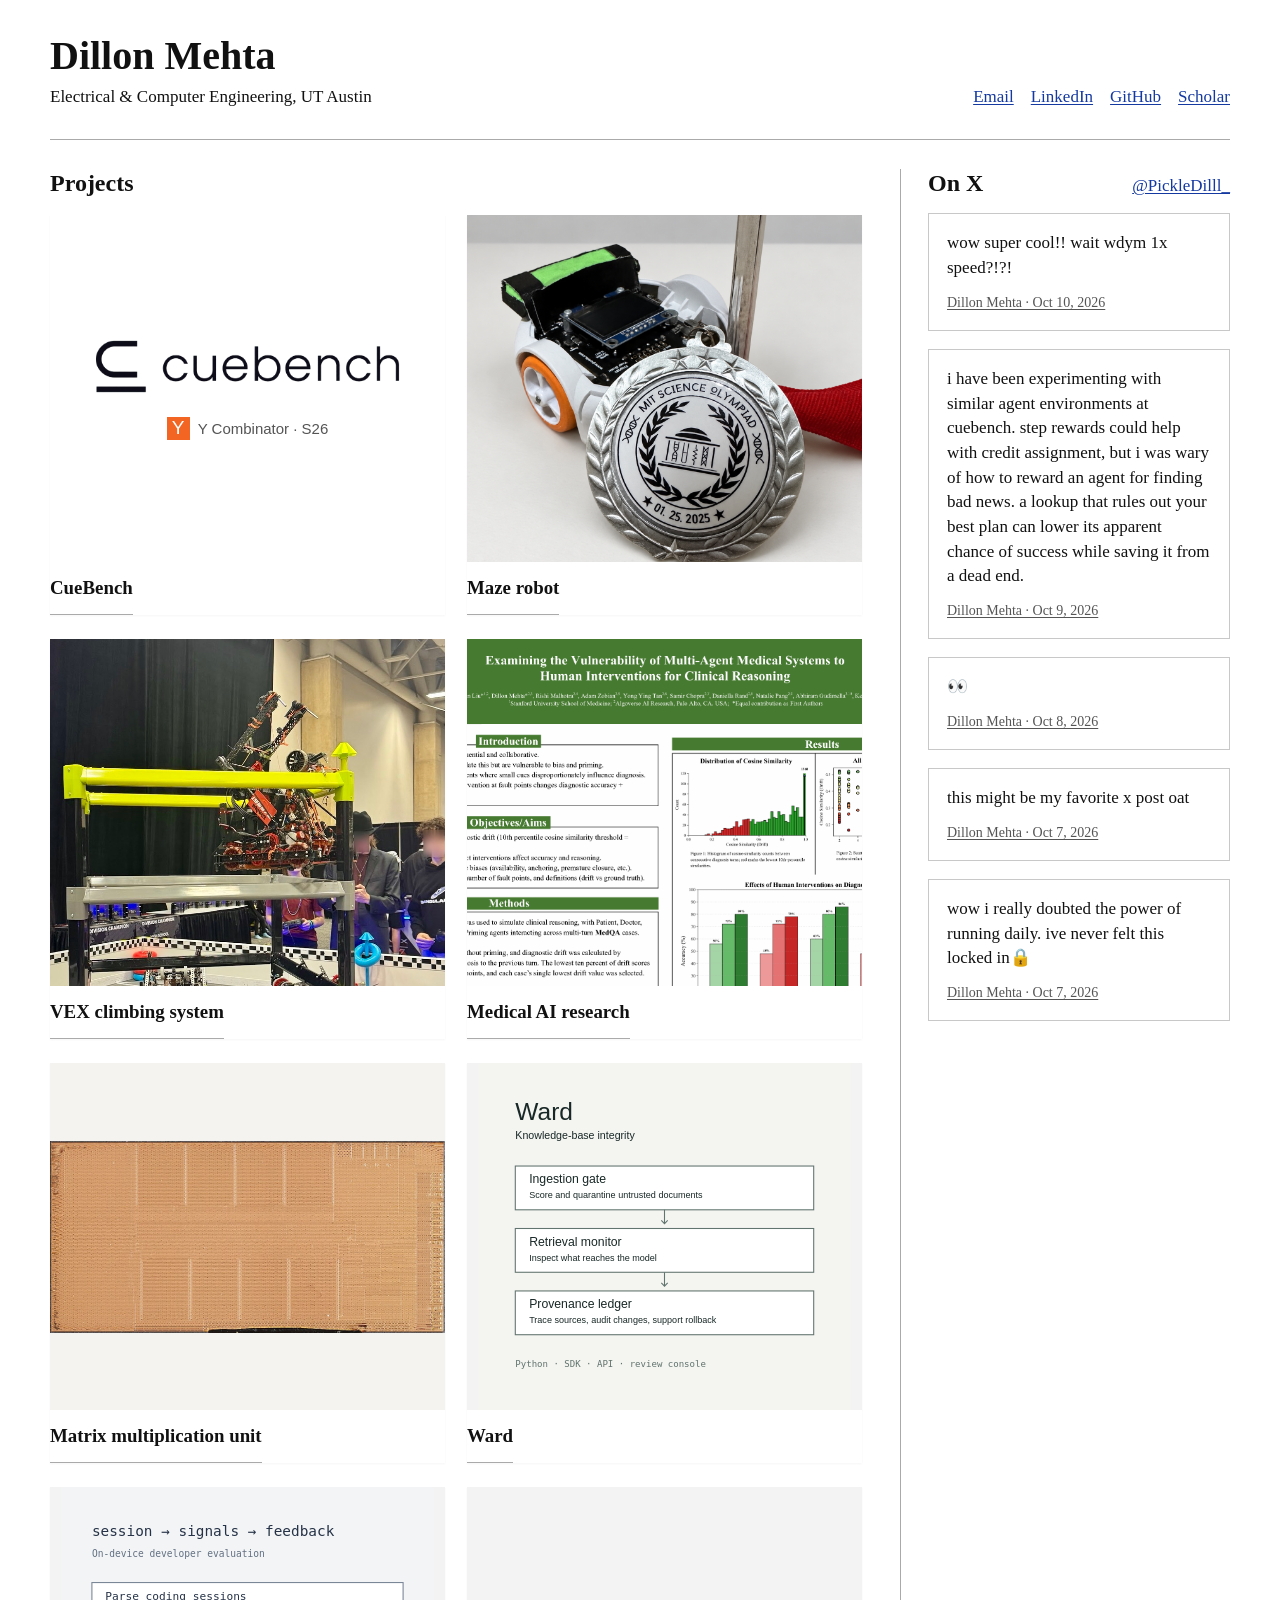
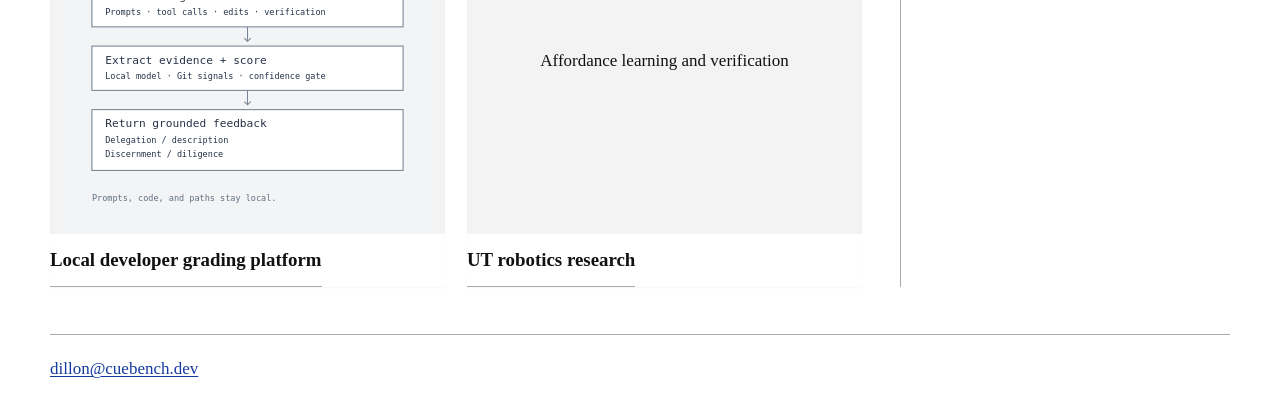
<file: index.html>
<!doctype html>
<html lang="en">
<head>
  <meta charset="utf-8">
  <meta name="viewport" content="width=device-width, initial-scale=1">
  <meta name="description" content="Dillon Mehta's projects in robotics, AI, and hardware.">
  <link rel="icon" type="image/svg+xml" href="data:image/svg+xml,%3Csvg xmlns='http://www.w3.org/2000/svg' viewBox='0 0 64 64'%3E%3Crect width='64' height='64' fill='white'/%3E%3Ctext x='32' y='45' text-anchor='middle' font-family='Times New Roman,serif' font-size='42' font-weight='bold' fill='black'%3ED%3C/text%3E%3C/svg%3E">
  <title>Dillon Mehta</title>
  <link rel="stylesheet" href="home.css">
  <link rel="stylesheet" href="x-feed.css?v=profile-timeline-2">
</head>
<body>
  <a class="skip-link" href="#projects">Skip to projects</a>
  <div class="site-shell">
    <header class="site-header">
      <div>
        <h1>Dillon Mehta</h1>
        <p>Electrical &amp; Computer Engineering, UT Austin</p>
      </div>
      <nav aria-label="Profiles">
        <a href="mailto:dillon@cuebench.dev">Email</a>
        <a href="https://www.linkedin.com/in/dillon-mehta/">LinkedIn</a>
        <a href="https://github.com/DillonMehta">GitHub</a>
        <a href="https://scholar.google.com/citations?user=tNUbaMQAAAAJ&amp;hl=en">Scholar</a>
      </nav>
    </header>

    <div class="site-columns">
      <main id="projects">
        <h2>Projects</h2>
        <div class="project-grid">
          <article class="project-card" data-project>
            <div class="card-inner">
              <button class="card-face card-front" type="button" aria-label="Flip CueBench to read about the project" aria-expanded="false">
                <span class="card-photo card-photo--logo"><img src="assets/cuebench-wordmark.png" alt="CueBench wordmark"><span class="yc-batch"><span class="yc-mark">Y</span> Y Combinator · S26</span></span>
                <span class="card-caption"><strong>CueBench</strong></span>
              </button>
              <div class="card-face card-back" aria-hidden="true" inert>
                <h3>CueBench</h3>
                <p><b>What I did.</b> Co-founded a YC S26 company building reinforcement-learning environments and deterministic verifiers for AI models. Our work includes PerfGym and Quantum Hamiltonian Bench.</p>
                <div class="card-actions"><a href="https://www.ycombinator.com/companies/cuebench">CueBench at YC</a><button class="card-return" type="button">Back to photo</button></div>
              </div>
            </div>
          </article>

          <article class="project-card" data-project>
            <div class="card-inner">
              <button class="card-face card-front" type="button" aria-label="Flip maze robot to read about the project" aria-expanded="false">
                <span class="card-photo"><img src="assets/maze-robot-clean.png" alt="Maze robot and MIT Science Olympiad medal on a plain tabletop"></span>
                <span class="card-caption"><strong>Maze robot</strong></span>
              </button>
              <div class="card-face card-back" aria-hidden="true" inert>
                <h3>Maze robot</h3>
                <p><b>What I did.</b> Designed and soldered the PCB, built the shell, and wrote C++ motion control using encoder and IMU feedback for timed maze navigation. Across three hardware iterations, the robot earned seven medals.</p>
                <div class="card-actions"><a href="maze-robot.html">Code, circuits, and build</a><button class="card-return" type="button">Back to photo</button></div>
              </div>
            </div>
          </article>

          <article class="project-card" data-project>
            <div class="card-inner">
              <button class="card-face card-front" type="button" aria-label="Flip VEX climbing system to read about the project" aria-expanded="false">
                <span class="card-photo card-photo--vex"><img src="assets/vex-climb.jpg" alt="My VEX robot hanging from the third rung"></span>
                <span class="card-caption"><strong>VEX climbing system</strong></span>
              </button>
              <div class="card-face card-back" aria-hidden="true" inert>
                <h3>VEX climbing system</h3>
                <p><b>What I did.</b> Designed the hang, drivetrain-to-winch power sharing, and odometry hardware. At Worlds, the robot reached the third rung in under 12 seconds and scored a ring. My teammates wrote the VEX software.</p>
                <div class="card-actions"><a href="vex-robotics.html">Mechanisms and CAD</a><button class="card-return" type="button">Back to photo</button></div>
              </div>
            </div>
          </article>

          <article class="project-card" data-project>
            <div class="card-inner">
              <button class="card-face card-front" type="button" aria-label="Flip medical AI research to read about the project" aria-expanded="false">
                <span class="card-photo card-photo--poster"><img src="assets/research-poster.png" alt="Poster for multi-agent medical AI research"></span>
                <span class="card-caption"><strong>Medical AI research</strong></span>
              </button>
              <div class="card-face card-back" aria-hidden="true" inert>
                <h3>Medical AI research</h3>
                <p><b>What I did.</b> Built the base multi-agent diagnostic simulation and directed ablations testing how outside advice and bias affect decisions.</p>
                <div class="card-actions"><a href="medical-ai.html">Results and paper</a><button class="card-return" type="button">Back to photo</button></div>
              </div>
            </div>
          </article>

          <article class="project-card" data-project>
            <div class="card-inner">
              <button class="card-face card-front" type="button" aria-label="Flip matrix multiplication unit to read its status" aria-expanded="false">
                <span class="card-photo card-photo--chip"><img src="assets/chip-die-reference.jpg" alt="Reference photograph of an Intel CPU die, not my unfinished matrix multiplication unit"></span>
                <span class="card-caption"><strong>Matrix multiplication unit</strong></span>
              </button>
              <div class="card-face card-back" aria-hidden="true" inert>
                <h3>Matrix multiplication unit</h3>
                <p><b>Learning phase.</b> I am learning chip design and design verification while working toward my own matrix multiplication unit.</p>
                <p>I have not finished the build. Come back to see what I make.</p>
                <p class="image-credit">Reference CPU die photo, not my chip. <a href="https://commons.wikimedia.org/wiki/File:Intel@14nm@Cypress_Cove@Rocket_Lake-S@Core_i5-11400@SRKP0_DSCx04_top-metal@makro_(51195700572).jpg">Fritzchens Fritz · CC0</a></p>
                <div class="card-actions"><button class="card-return" type="button">Back to photo</button></div>
              </div>
            </div>
          </article>

          <article class="project-card" data-project>
            <div class="card-inner">
              <button class="card-face card-front" type="button" aria-label="Flip Ward to read about the project" aria-expanded="false">
                <span class="card-photo card-photo--diagram"><img src="assets/ward-pipeline.svg" alt="Ward's ingestion gate, retrieval monitor, and provenance ledger"></span>
                <span class="card-caption"><strong>Ward</strong></span>
              </button>
              <div class="card-face card-back" aria-hidden="true" inert>
                <h3>Ward</h3>
                <p><b>What I did.</b> Built an integrity layer for retrieval-augmented AI: a document ingestion gate, a retrieval monitor, and a tamper-evident provenance ledger, with an SDK and review console.</p>
                <div class="card-actions"><button class="card-return" type="button">Back to diagram</button></div>
              </div>
            </div>
          </article>

          <article class="project-card" data-project>
            <div class="card-inner">
              <button class="card-face card-front" type="button" aria-label="Flip local developer grading platform to read about the project" aria-expanded="false">
                <span class="card-photo card-photo--diagram"><img src="assets/developer-grading.svg" alt="Local scoring pipeline for AI-assisted development sessions"></span>
                <span class="card-caption"><strong>Local developer grading platform</strong></span>
              </button>
              <div class="card-face card-back" aria-hidden="true" inert>
                <h3>Local developer grading platform</h3>
                <p><b>What I did.</b> Built an on-device system that parses AI coding sessions, combines learned scores with Git and verification signals, and gives feedback on how the developer used the agent. A Rust implementation supports several coding tools, with privacy checks to keep prompts, code, and file paths local.</p>
                <div class="card-actions"><button class="card-return" type="button">Back to diagram</button></div>
              </div>
            </div>
          </article>

          <article class="project-card" data-project>
            <div class="card-inner">
              <button class="card-face card-front" type="button" aria-label="Flip UT robotics research to read what I am working on" aria-expanded="false">
                <span class="card-photo">Affordance learning and verification</span>
                <span class="card-caption"><strong>UT robotics research</strong></span>
              </button>
              <div class="card-face card-back" aria-hidden="true" inert>
                <h3>UT robotics research</h3>
                <p><b>What I am doing.</b> At UT Austin’s Autonomous Systems Group, I am researching how robots test objects’ affordances. My current design connects functional memory to a vision-language-action policy and verifies physical outcomes before updating beliefs.</p>
                <div class="card-actions"><a href="ut-research.html">Architecture and verification</a><button class="card-return" type="button">Back to overview</button></div>
              </div>
            </div>
          </article>
        </div>
      </main>

      <aside class="x-column" aria-labelledby="x-title">
        <div class="x-column__head"><h2 id="x-title">On X</h2><a href="https://x.com/PickleDilll_">@PickleDilll_</a></div>
        <div data-x-posts><a href="https://x.com/PickleDilll_">Posts by @PickleDilll_</a></div>
      </aside>
    </div>

    <footer class="site-footer"><a href="mailto:dillon@cuebench.dev">dillon@cuebench.dev</a></footer>
  </div>
  <div id="card-motors" aria-hidden="true" hidden>
    <div class="card-motor card-motor--left"><img src="assets/demo-servo.png" alt=""><span class="motor-shaft"></span><span class="motor-coupler"></span></div>
    <div class="card-motor card-support"><span class="shaft-bearing"><span class="bearing-bolt"></span></span><span class="motor-shaft"></span><span class="motor-coupler"></span></div>
  </div>
  <script src="site.js" defer></script>
  <script src="x-feed.js?v=profile-timeline-20261110" defer></script>
</body>
</html>
</file>
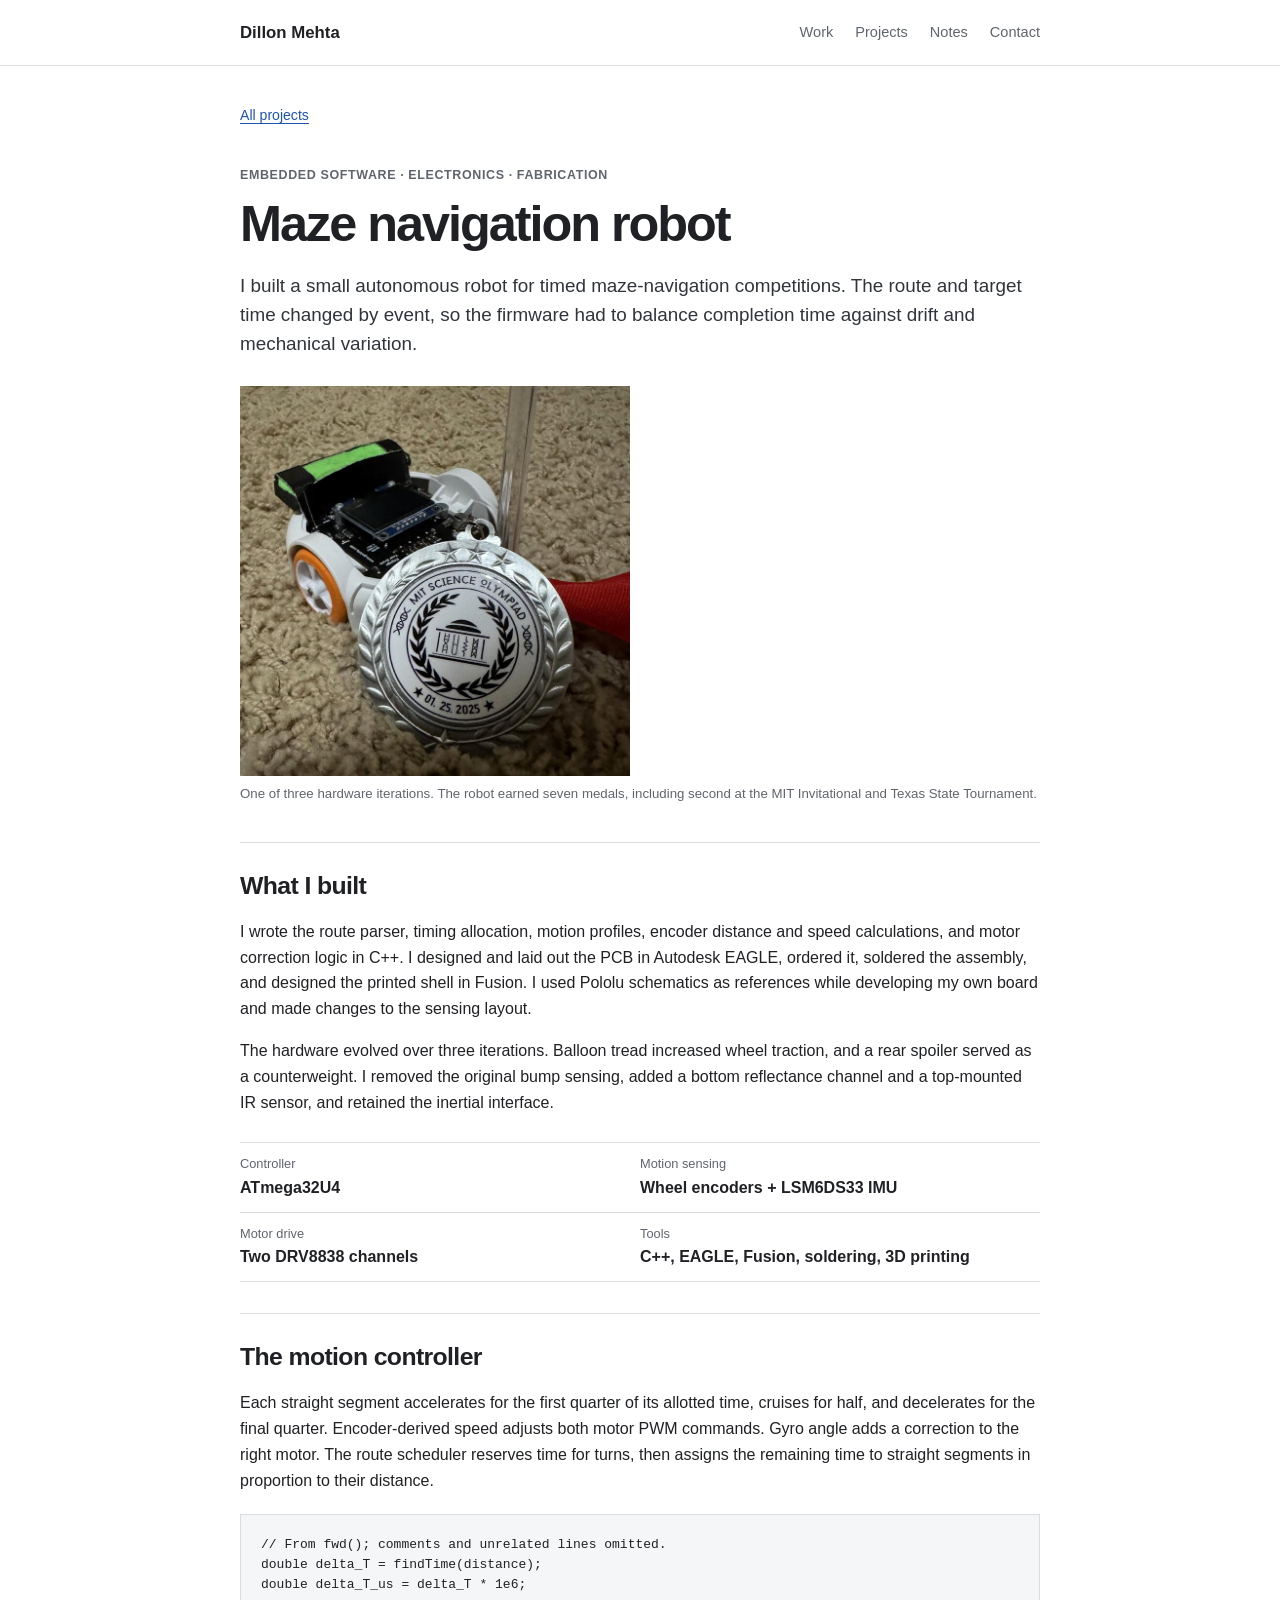
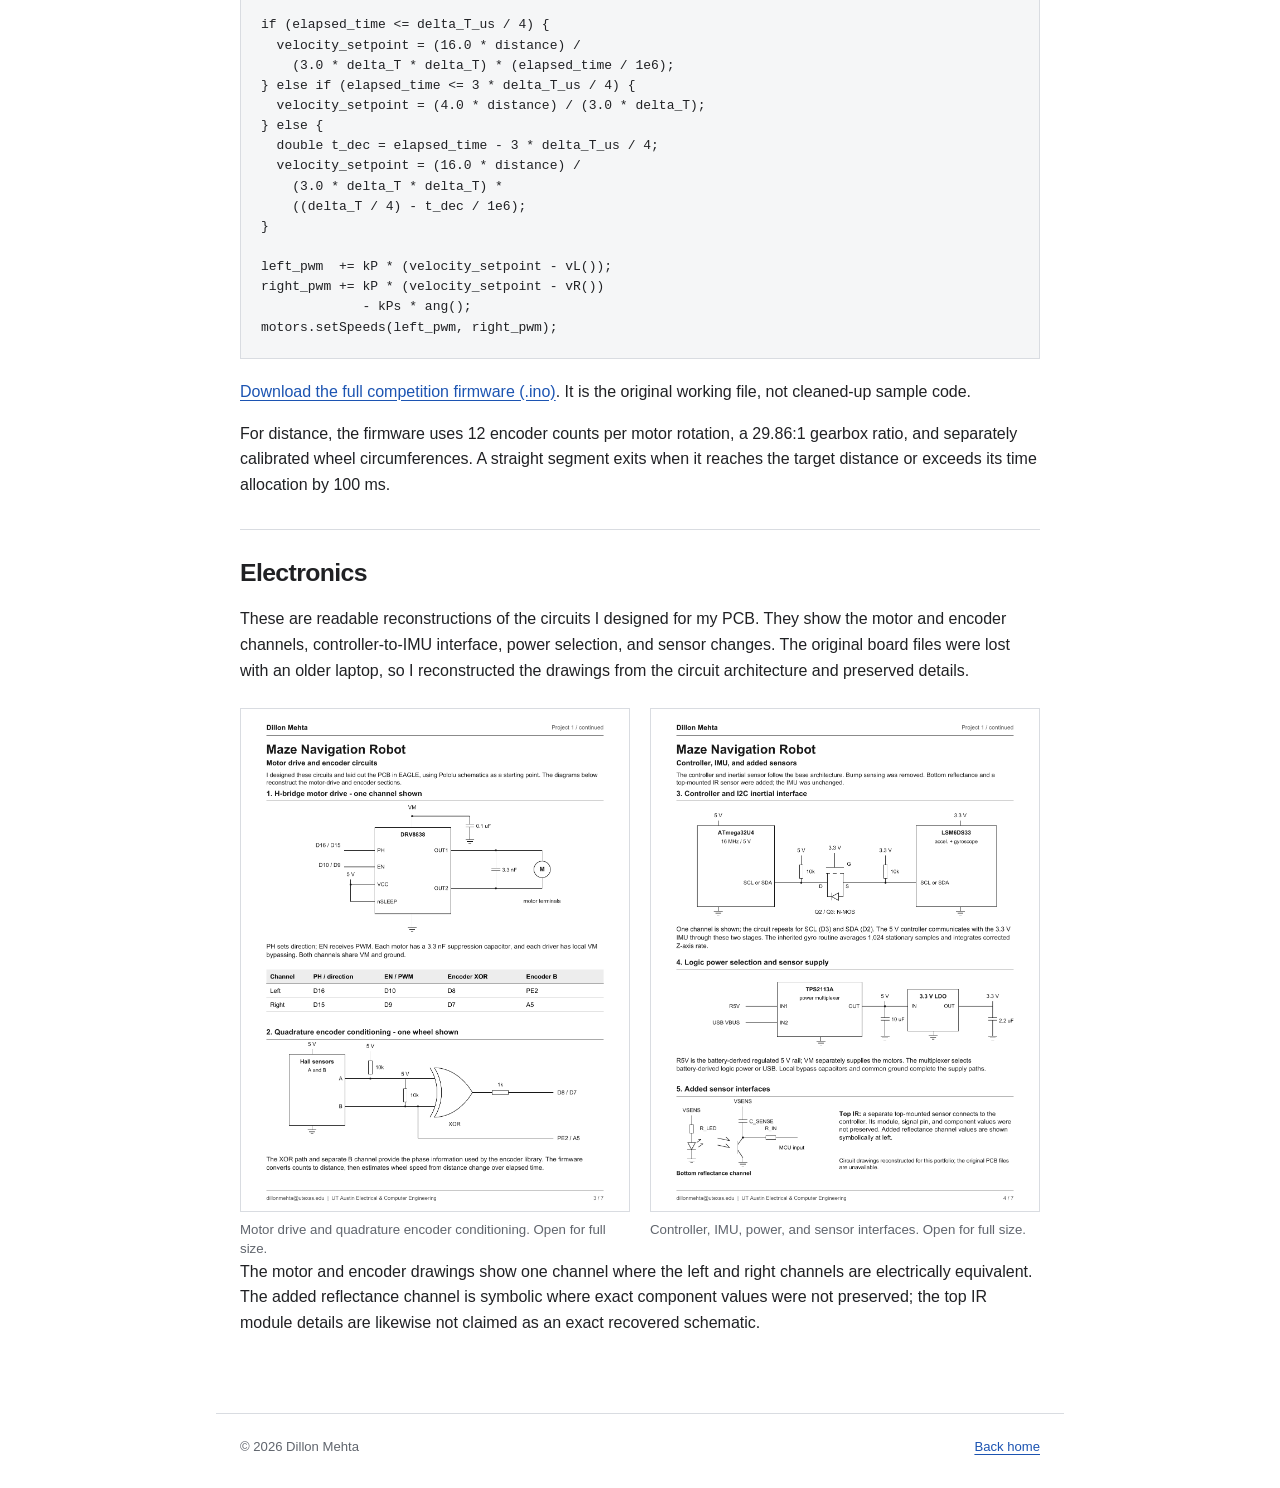
<file: maze-robot.html>
<!doctype html>
<html lang="en">
<head>
  <meta charset="utf-8"><meta name="viewport" content="width=device-width, initial-scale=1">
  <meta name="description" content="Dillon Mehta's maze navigation robot: C++ motion control, encoder and IMU feedback, custom electronics, and fabrication.">
  <link rel="icon" type="image/svg+xml" href="data:image/svg+xml,%3Csvg xmlns='http://www.w3.org/2000/svg' viewBox='0 0 64 64'%3E%3Crect width='64' height='64' rx='12' fill='%231c54b2'/%3E%3Ctext x='32' y='43' text-anchor='middle' font-family='Arial,sans-serif' font-size='30' font-weight='700' fill='white'%3EDM%3C/text%3E%3C/svg%3E">
  <title>Maze navigation robot · Dillon Mehta</title><link rel="stylesheet" href="styles.css">
</head>
<body>
  <a class="skip-link" href="#main">Skip to content</a>
  <header class="site-header"><div class="site-header__inner"><a class="site-name" href="./">Dillon Mehta</a><nav aria-label="Main navigation"><a href="./#work">Work</a><a href="./#projects">Projects</a><a href="./#notes">Notes</a><a href="./#contact">Contact</a></nav></div></header>
  <main id="main" class="page article">
    <a class="back-link" href="./#projects">All projects</a>
    <p class="eyebrow">Embedded software · Electronics · Fabrication</p>
    <h1>Maze navigation robot</h1>
    <p class="article-lead">I built a small autonomous robot for timed maze-navigation competitions. The route and target time changed by event, so the firmware had to balance completion time against drift and mechanical variation.</p>
    <figure class="article-hero"><img src="assets/maze-robot.jpg" alt="The completed maze-navigation robot with an MIT Science Olympiad medal"><figcaption>One of three hardware iterations. The robot earned seven medals, including second at the MIT Invitational and Texas State Tournament.</figcaption></figure>

    <section class="article-section"><h2>What I built</h2>
      <p>I wrote the route parser, timing allocation, motion profiles, encoder distance and speed calculations, and motor correction logic in C++. I designed and laid out the PCB in Autodesk EAGLE, ordered it, soldered the assembly, and designed the printed shell in Fusion. I used Pololu schematics as references while developing my own board and made changes to the sensing layout.</p>
      <p>The hardware evolved over three iterations. Balloon tread increased wheel traction, and a rear spoiler served as a counterweight. I removed the original bump sensing, added a bottom reflectance channel and a top-mounted IR sensor, and retained the inertial interface.</p>
      <dl class="facts"><div><dt>Controller</dt><dd>ATmega32U4</dd></div><div><dt>Motion sensing</dt><dd>Wheel encoders + LSM6DS33 IMU</dd></div><div><dt>Motor drive</dt><dd>Two DRV8838 channels</dd></div><div><dt>Tools</dt><dd>C++, EAGLE, Fusion, soldering, 3D printing</dd></div></dl>
    </section>

    <section class="article-section"><h2>The motion controller</h2>
      <p>Each straight segment accelerates for the first quarter of its allotted time, cruises for half, and decelerates for the final quarter. Encoder-derived speed adjusts both motor PWM commands. Gyro angle adds a correction to the right motor. The route scheduler reserves time for turns, then assigns the remaining time to straight segments in proportion to their distance.</p>
      <pre class="code"><code>// From fwd(); comments and unrelated lines omitted.
double delta_T = findTime(distance);
double delta_T_us = delta_T * 1e6;

if (elapsed_time &lt;= delta_T_us / 4) {
  velocity_setpoint = (16.0 * distance) /
    (3.0 * delta_T * delta_T) * (elapsed_time / 1e6);
} else if (elapsed_time &lt;= 3 * delta_T_us / 4) {
  velocity_setpoint = (4.0 * distance) / (3.0 * delta_T);
} else {
  double t_dec = elapsed_time - 3 * delta_T_us / 4;
  velocity_setpoint = (16.0 * distance) /
    (3.0 * delta_T * delta_T) *
    ((delta_T / 4) - t_dec / 1e6);
}

left_pwm  += kP * (velocity_setpoint - vL());
right_pwm += kP * (velocity_setpoint - vR())
             - kPs * ang();
motors.setSpeeds(left_pwm, right_pwm);</code></pre>
      <p><a href="assets/maze-control.ino" download>Download the full competition firmware (.ino)</a>. It is the original working file, not cleaned-up sample code.</p>
      <p>For distance, the firmware uses 12 encoder counts per motor rotation, a 29.86:1 gearbox ratio, and separately calibrated wheel circumferences. A straight segment exits when it reaches the target distance or exceeds its time allocation by 100 ms.</p>
    </section>

    <section class="article-section"><h2>Electronics</h2>
      <p>These are readable reconstructions of the circuits I designed for my PCB. They show the motor and encoder channels, controller-to-IMU interface, power selection, and sensor changes. The original board files were lost with an older laptop, so I reconstructed the drawings from the circuit architecture and preserved details.</p>
      <div class="circuit-grid">
        <figure><a href="assets/maze-circuits-motor.png" target="_blank" rel="noopener"><img src="assets/maze-circuits-motor.png" alt="Motor drive and encoder circuits showing DRV8838 H-bridge, motor outputs, Hall sensors, pull-ups, XOR conditioning, and MCU nets"></a><figcaption>Motor drive and quadrature encoder conditioning. Open for full size.</figcaption></figure>
        <figure><a href="assets/maze-circuits-sensors.png" target="_blank" rel="noopener"><img src="assets/maze-circuits-sensors.png" alt="Controller, I2C inertial interface, logic power selection, and added sensor interfaces"></a><figcaption>Controller, IMU, power, and sensor interfaces. Open for full size.</figcaption></figure>
      </div>
      <p>The motor and encoder drawings show one channel where the left and right channels are electrically equivalent. The added reflectance channel is symbolic where exact component values were not preserved; the top IR module details are likewise not claimed as an exact recovered schematic.</p>
    </section>
  </main>
  <footer class="site-footer"><span>© 2026 Dillon Mehta</span><a href="./">Back home</a></footer>
</body>
</html>
</file>
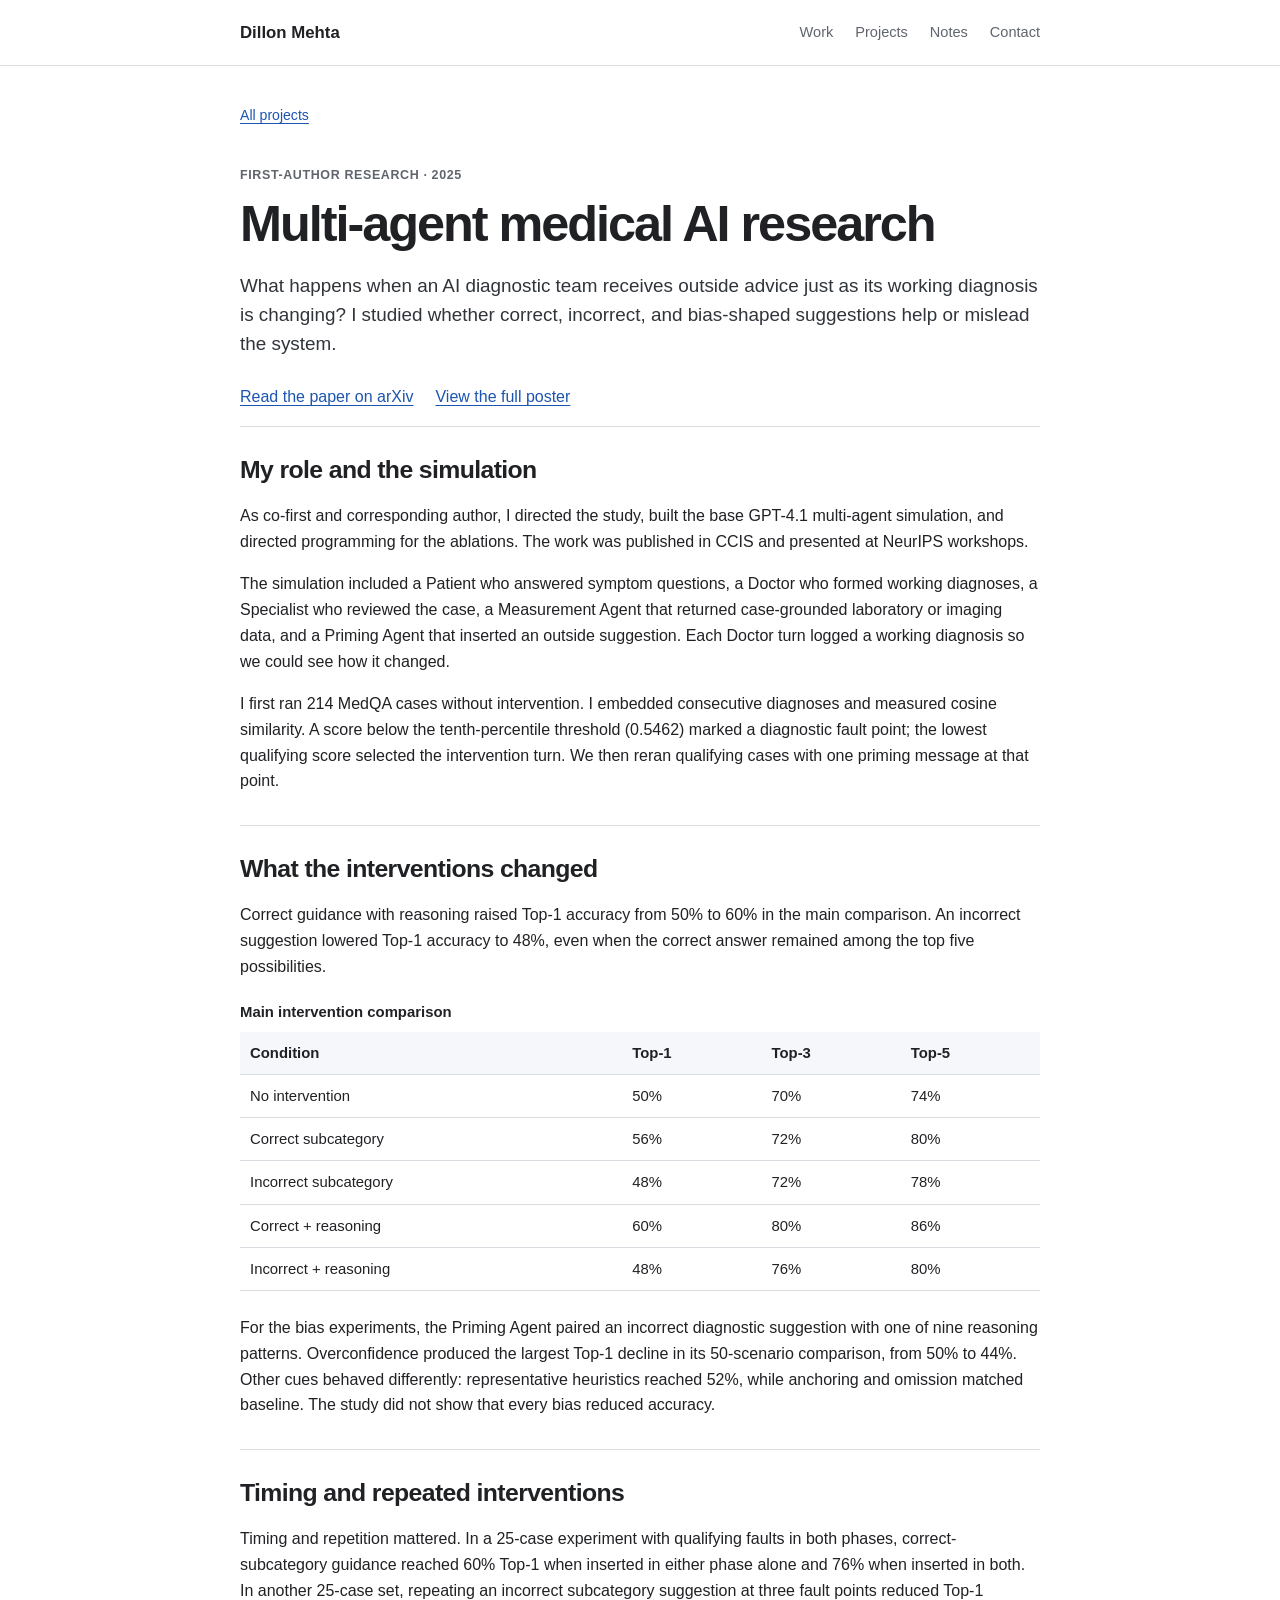
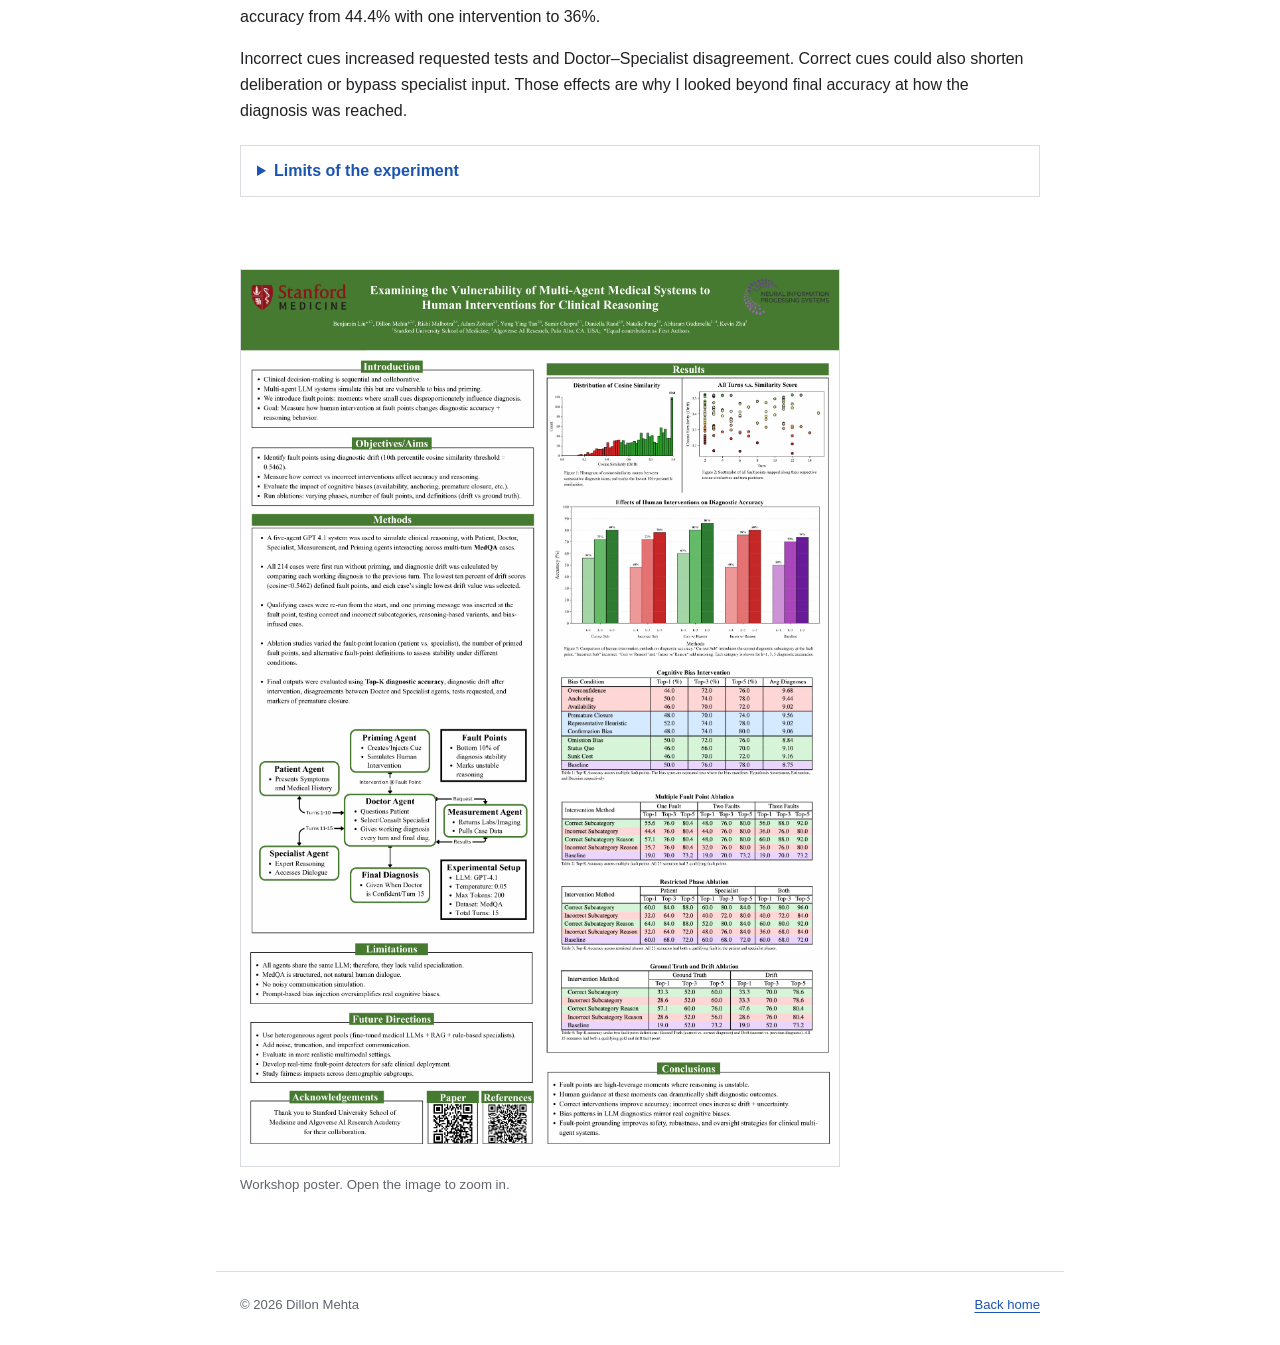
<file: medical-ai.html>
<!doctype html>
<html lang="en">
<head>
  <meta charset="utf-8"><meta name="viewport" content="width=device-width, initial-scale=1">
  <meta name="description" content="Research notes on fault points, advice, and cognitive bias in multi-agent medical AI systems.">
  <link rel="icon" type="image/svg+xml" href="data:image/svg+xml,%3Csvg xmlns='http://www.w3.org/2000/svg' viewBox='0 0 64 64'%3E%3Crect width='64' height='64' rx='12' fill='%231c54b2'/%3E%3Ctext x='32' y='43' text-anchor='middle' font-family='Arial,sans-serif' font-size='30' font-weight='700' fill='white'%3EDM%3C/text%3E%3C/svg%3E">
  <title>Multi-agent medical AI research · Dillon Mehta</title><link rel="stylesheet" href="styles.css">
</head>
<body>
  <a class="skip-link" href="#main">Skip to content</a>
  <header class="site-header"><div class="site-header__inner"><a class="site-name" href="./">Dillon Mehta</a><nav aria-label="Main navigation"><a href="./#work">Work</a><a href="./#projects">Projects</a><a href="./#notes">Notes</a><a href="./#contact">Contact</a></nav></div></header>
  <main id="main" class="page article">
    <a class="back-link" href="./#projects">All projects</a>
    <p class="eyebrow">First-author research · 2025</p>
    <h1>Multi-agent medical AI research</h1>
    <p class="article-lead">What happens when an AI diagnostic team receives outside advice just as its working diagnosis is changing? I studied whether correct, incorrect, and bias-shaped suggestions help or mislead the system.</p>
    <p class="article-links"><a href="https://arxiv.org/abs/2609.02191">Read the paper on arXiv</a><a href="assets/research-poster.png" target="_blank" rel="noopener">View the full poster</a></p>
    <section class="article-section"><h2>My role and the simulation</h2>
      <p>As co-first and corresponding author, I directed the study, built the base GPT-4.1 multi-agent simulation, and directed programming for the ablations. The work was published in CCIS and presented at NeurIPS workshops.</p>
      <p>The simulation included a Patient who answered symptom questions, a Doctor who formed working diagnoses, a Specialist who reviewed the case, a Measurement Agent that returned case-grounded laboratory or imaging data, and a Priming Agent that inserted an outside suggestion. Each Doctor turn logged a working diagnosis so we could see how it changed.</p>
      <p>I first ran 214 MedQA cases without intervention. I embedded consecutive diagnoses and measured cosine similarity. A score below the tenth-percentile threshold (0.5462) marked a diagnostic fault point; the lowest qualifying score selected the intervention turn. We then reran qualifying cases with one priming message at that point.</p>
    </section>
    <section class="article-section"><h2>What the interventions changed</h2>
      <p>Correct guidance with reasoning raised Top-1 accuracy from 50% to 60% in the main comparison. An incorrect suggestion lowered Top-1 accuracy to 48%, even when the correct answer remained among the top five possibilities.</p>
      <div class="table-wrap"><table><caption>Main intervention comparison</caption><thead><tr><th>Condition</th><th>Top-1</th><th>Top-3</th><th>Top-5</th></tr></thead><tbody><tr><td>No intervention</td><td>50%</td><td>70%</td><td>74%</td></tr><tr><td>Correct subcategory</td><td>56%</td><td>72%</td><td>80%</td></tr><tr><td>Incorrect subcategory</td><td>48%</td><td>72%</td><td>78%</td></tr><tr><td>Correct + reasoning</td><td>60%</td><td>80%</td><td>86%</td></tr><tr><td>Incorrect + reasoning</td><td>48%</td><td>76%</td><td>80%</td></tr></tbody></table></div>
      <p>For the bias experiments, the Priming Agent paired an incorrect diagnostic suggestion with one of nine reasoning patterns. Overconfidence produced the largest Top-1 decline in its 50-scenario comparison, from 50% to 44%. Other cues behaved differently: representative heuristics reached 52%, while anchoring and omission matched baseline. The study did not show that every bias reduced accuracy.</p>
    </section>
    <section class="article-section"><h2>Timing and repeated interventions</h2>
      <p>Timing and repetition mattered. In a 25-case experiment with qualifying faults in both phases, correct-subcategory guidance reached 60% Top-1 when inserted in either phase alone and 76% when inserted in both. In another 25-case set, repeating an incorrect subcategory suggestion at three fault points reduced Top-1 accuracy from 44.4% with one intervention to 36%.</p>
      <p>Incorrect cues increased requested tests and Doctor–Specialist disagreement. Correct cues could also shorten deliberation or bypass specialist input. Those effects are why I looked beyond final accuracy at how the diagnosis was reached.</p>
      <details><summary>Limits of the experiment</summary><p>All agents shared one model, the cases were structured, and prompt-injected biases simplify real cognitive biases. These results describe the simulation, not clinical behavior with real patients.</p></details>
    </section>
    <figure class="poster-preview"><a href="assets/research-poster.png" target="_blank" rel="noopener"><img src="assets/research-poster.png" alt="NeurIPS workshop poster summarizing the diagnostic simulation, intervention results, bias conditions, and ablations" loading="lazy"></a><figcaption>Workshop poster. Open the image to zoom in.</figcaption></figure>
  </main>
  <footer class="site-footer"><span>© 2026 Dillon Mehta</span><a href="./">Back home</a></footer>
</body>
</html>
</file>
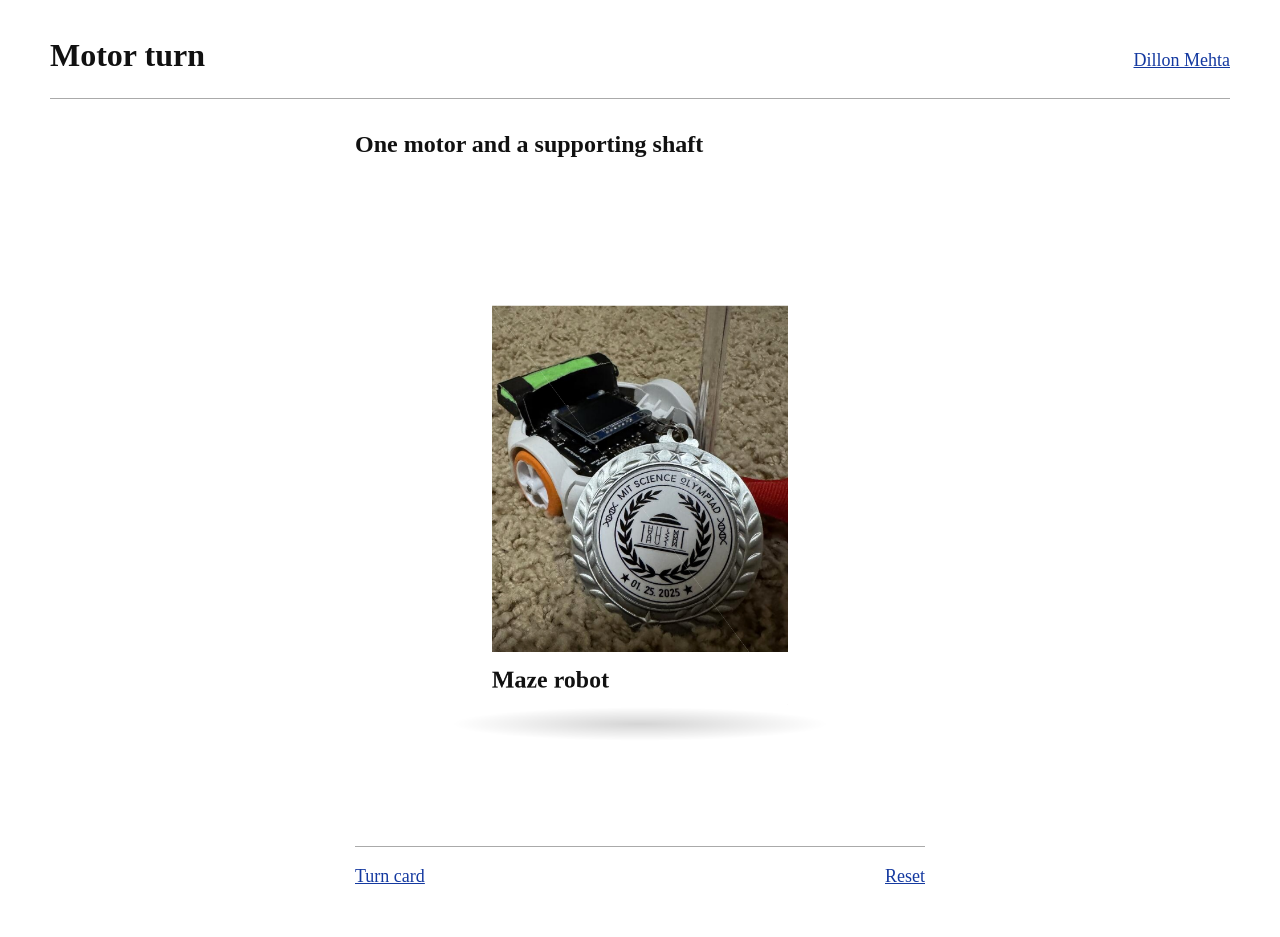
<file: robot-options.html>
<!doctype html>
<html lang="en">
<head>
  <meta charset="utf-8">
  <meta name="viewport" content="width=device-width,initial-scale=1">
  <title>Motor turn — Dillon Mehta</title>
  <link rel="stylesheet" href="robot-options.css">
</head>
<body>
  <main>
    <header><h1>Motor turn</h1><a href="./">Dillon Mehta</a></header>
    <div class="demos">
      <section>
        <h2>One motor and a supporting shaft</h2>
        <button class="stage" data-demo="motors" aria-label="Turn the maze robot card using one motor and a supporting shaft"><canvas width="1000" height="1200"></canvas></button>
        <div class="controls"><button data-play="motors">Turn card</button><button data-reset="motors">Reset</button></div>
      </section>
    </div>
  </main>
  <script src="cloth-turn.js" defer></script>
  <script src="robot-options.js" defer></script>
</body>
</html>
</file>
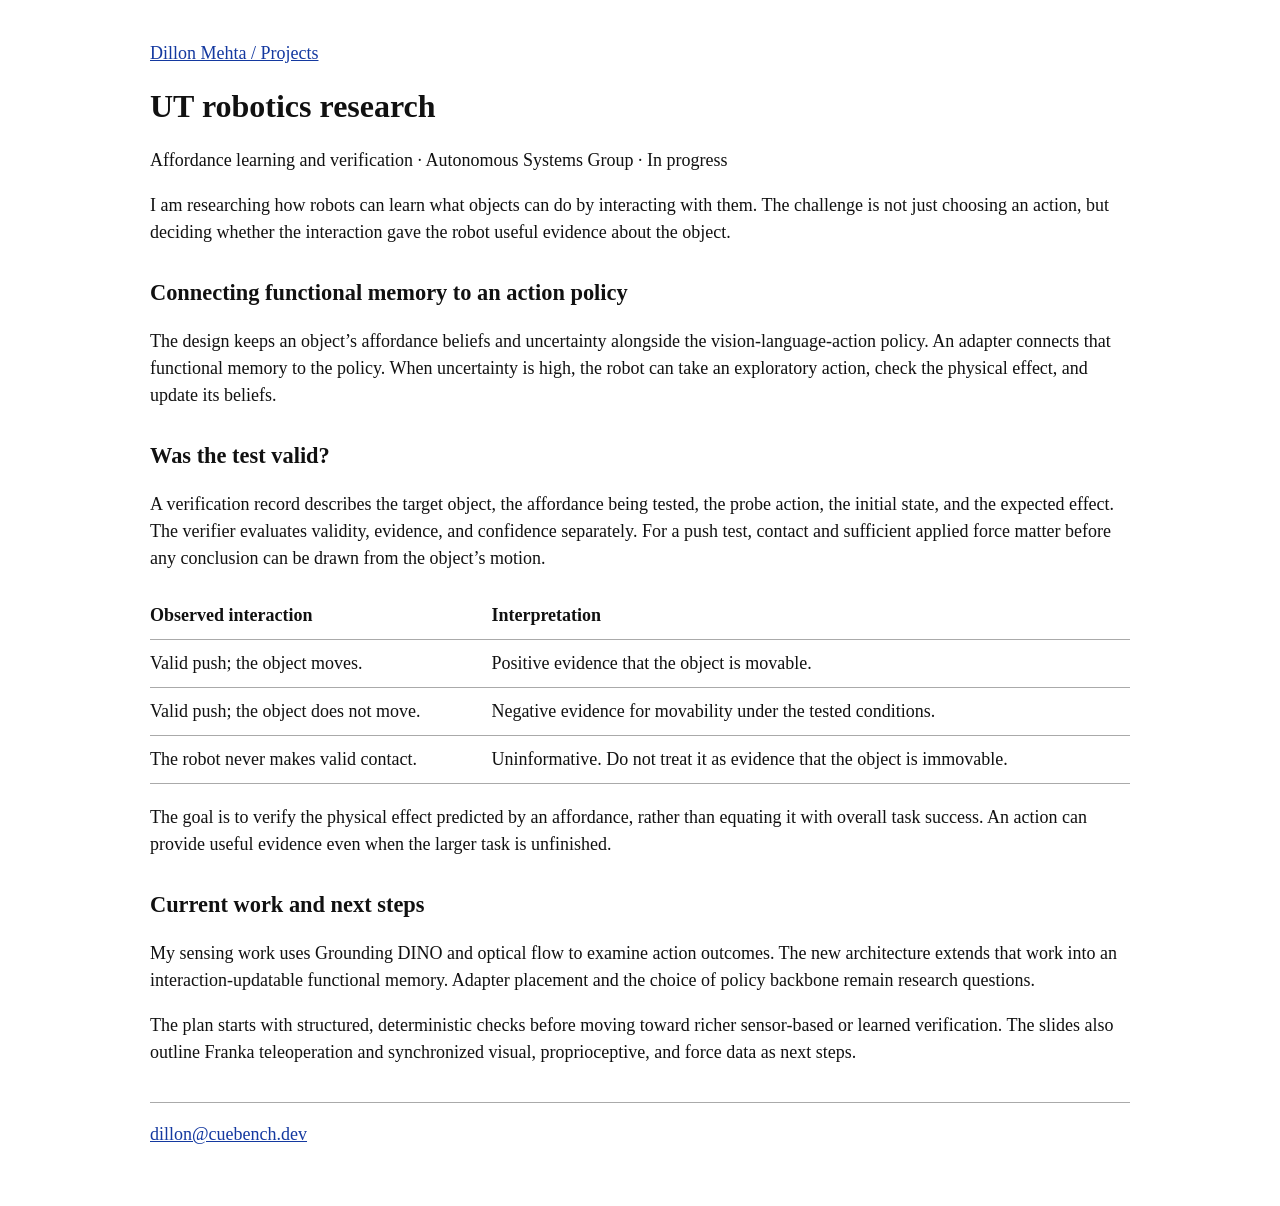
<file: ut-research.html>
<!doctype html>
<html lang="en">
<head>
  <meta charset="utf-8">
  <meta name="viewport" content="width=device-width,initial-scale=1">
  <title>UT robotics research — Dillon Mehta</title>
  <style>
    body{margin:0;background:white;color:#111;font:18px/1.5 "Times New Roman",Times,serif}main{max-width:980px;margin:40px auto;padding:0 24px}a{color:#1439a0}h1{font-size:2rem;line-height:1.15}h2{font-size:1.4rem;margin-top:30px}img{display:block;width:100%;height:auto}table{border-collapse:collapse;width:100%;margin:20px 0}th,td{border-bottom:1px solid #aaa;text-align:left;padding:10px 12px 10px 0;vertical-align:top}figcaption{font-size:16px;color:#555;margin-top:10px}figure{margin:24px 0}footer{border-top:1px solid #aaa;margin-top:36px;padding:18px 0}
  </style>
</head>
<body>
  <main>
    <a href="index.html">Dillon Mehta / Projects</a>
    <h1>UT robotics research</h1>
    <p>Affordance learning and verification · Autonomous Systems Group · In progress</p>
    <p>I am researching how robots can learn what objects can do by interacting with them. The challenge is not just choosing an action, but deciding whether the interaction gave the robot useful evidence about the object.</p>
    <h2>Connecting functional memory to an action policy</h2>
    <p>The design keeps an object’s affordance beliefs and uncertainty alongside the vision-language-action policy. An adapter connects that functional memory to the policy. When uncertainty is high, the robot can take an exploratory action, check the physical effect, and update its beliefs.</p>
    <h2>Was the test valid?</h2>
    <p>A verification record describes the target object, the affordance being tested, the probe action, the initial state, and the expected effect. The verifier evaluates validity, evidence, and confidence separately. For a push test, contact and sufficient applied force matter before any conclusion can be drawn from the object’s motion.</p>
    <table>
      <thead><tr><th>Observed interaction</th><th>Interpretation</th></tr></thead>
      <tbody>
        <tr><td>Valid push; the object moves.</td><td>Positive evidence that the object is movable.</td></tr>
        <tr><td>Valid push; the object does not move.</td><td>Negative evidence for movability under the tested conditions.</td></tr>
        <tr><td>The robot never makes valid contact.</td><td>Uninformative. Do not treat it as evidence that the object is immovable.</td></tr>
      </tbody>
    </table>
    <p>The goal is to verify the physical effect predicted by an affordance, rather than equating it with overall task success. An action can provide useful evidence even when the larger task is unfinished.</p>
    <h2>Current work and next steps</h2>
    <p>My sensing work uses Grounding DINO and optical flow to examine action outcomes. The new architecture extends that work into an interaction-updatable functional memory. Adapter placement and the choice of policy backbone remain research questions.</p>
    <p>The plan starts with structured, deterministic checks before moving toward richer sensor-based or learned verification. The slides also outline Franka teleoperation and synchronized visual, proprioceptive, and force data as next steps.</p>
    <footer><a href="mailto:dillon@cuebench.dev">dillon@cuebench.dev</a></footer>
  </main>
</body>
</html>
</file>
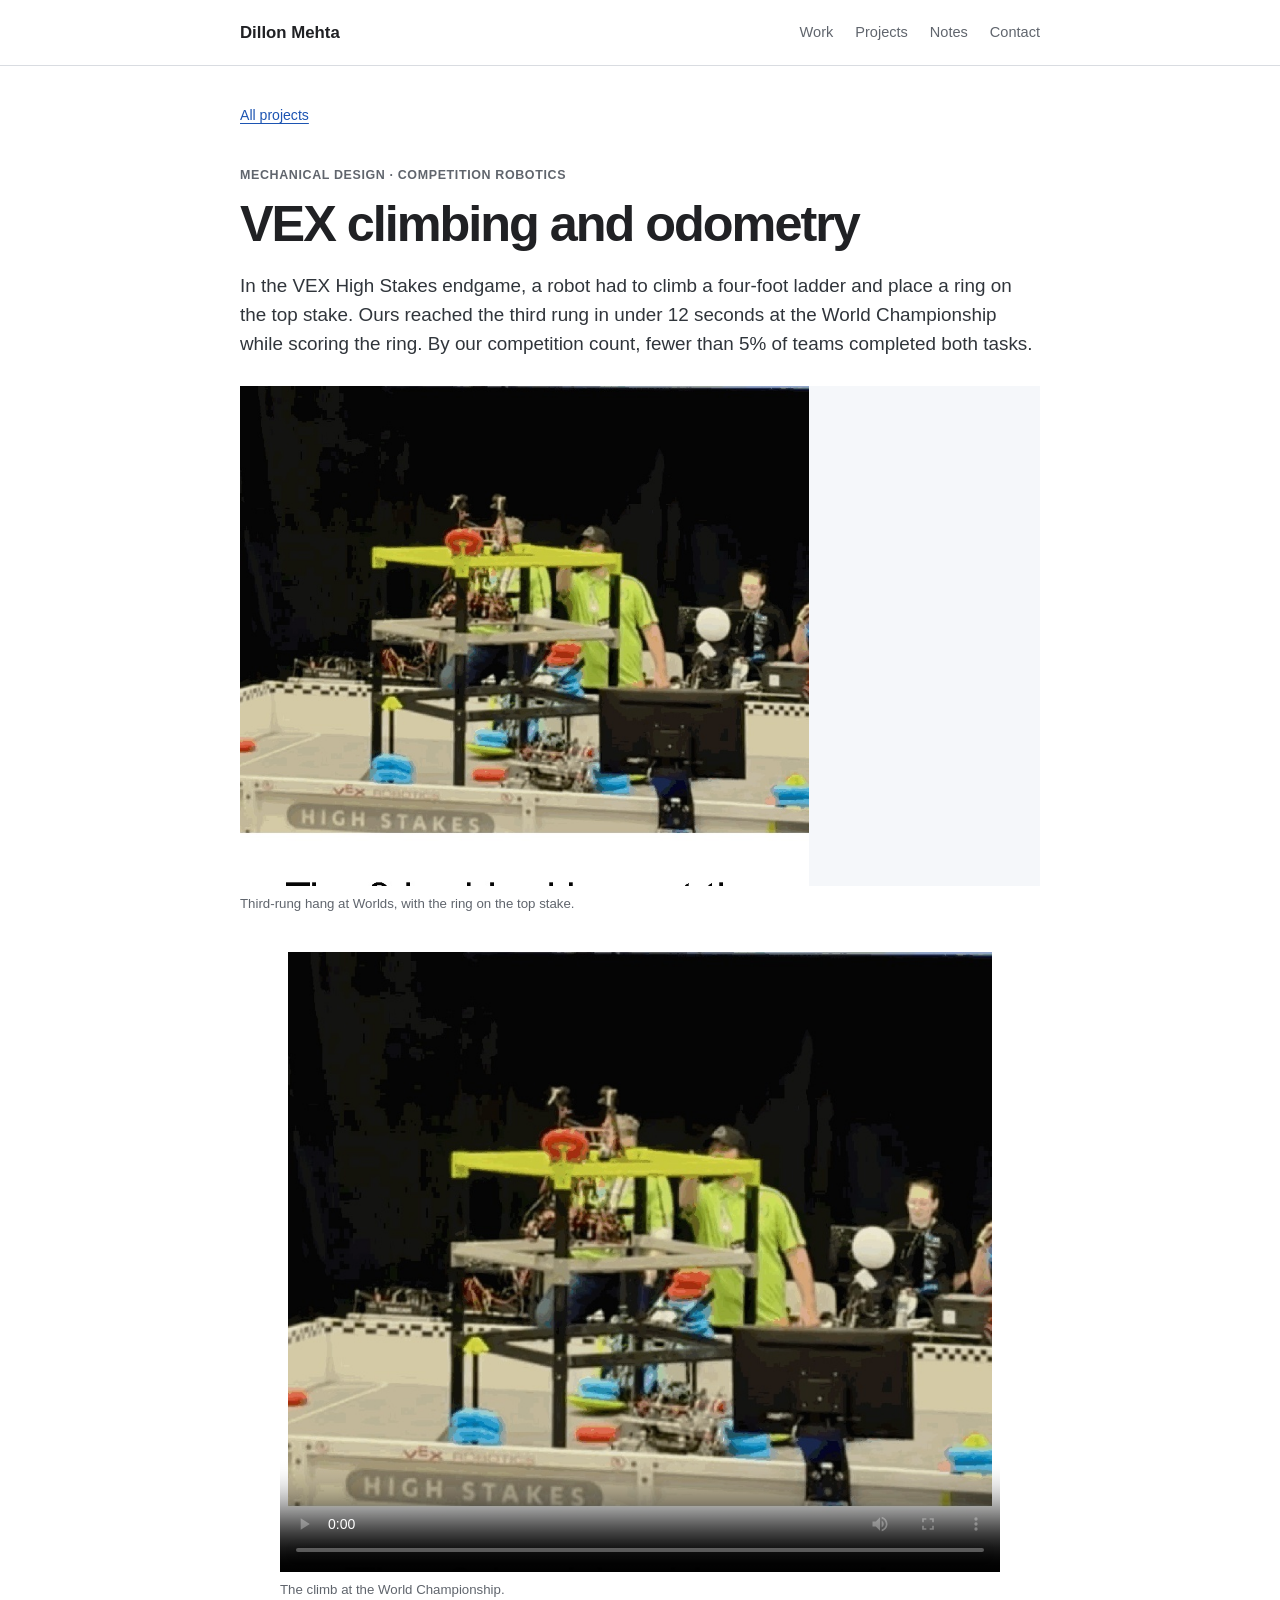
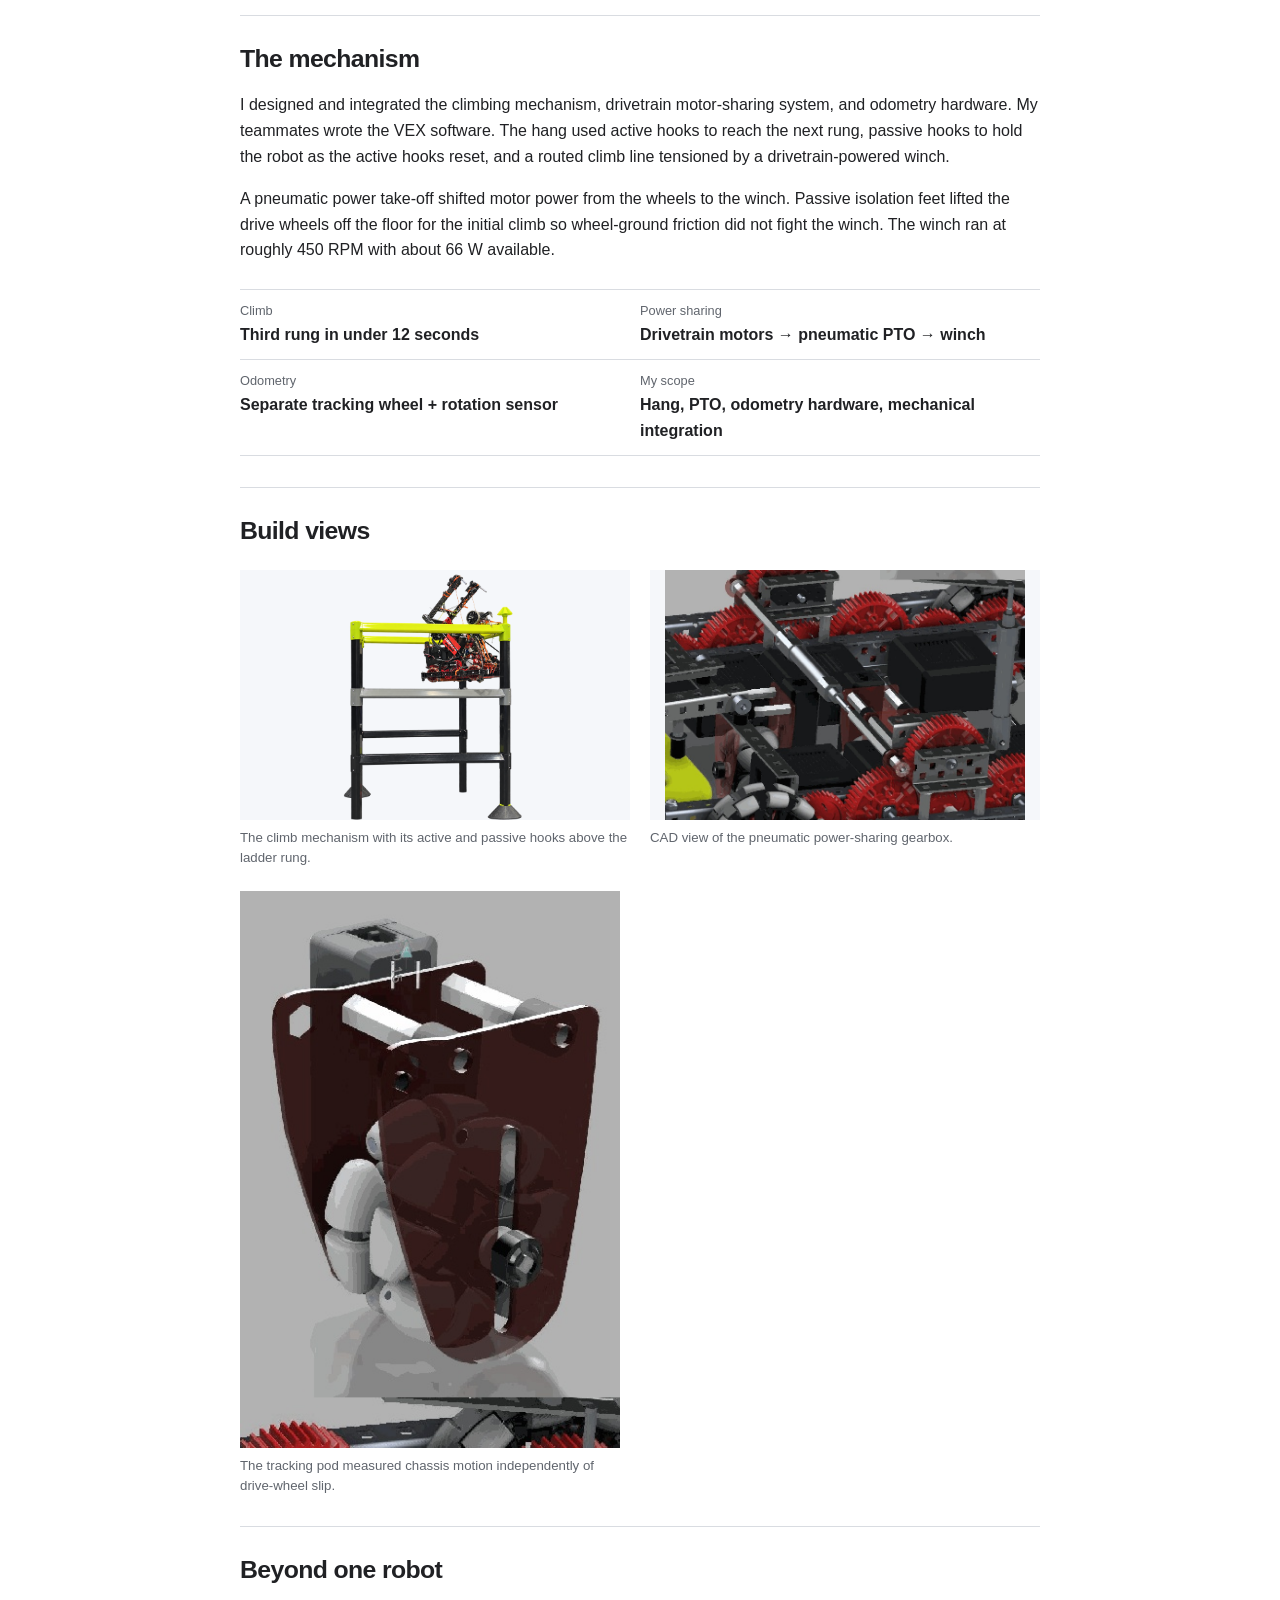
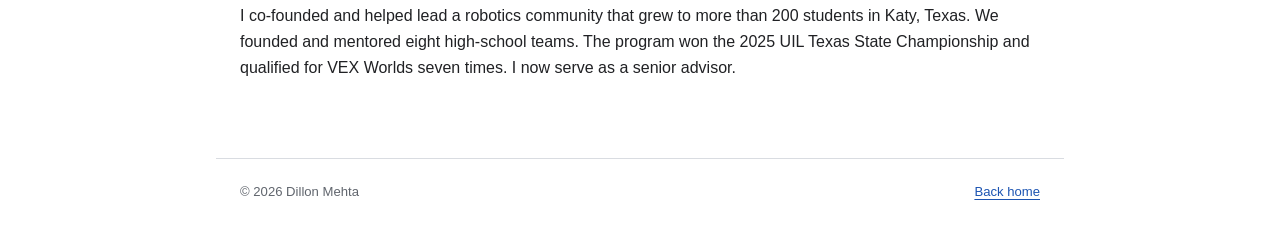
<file: vex-robotics.html>
<!doctype html>
<html lang="en">
<head>
  <meta charset="utf-8"><meta name="viewport" content="width=device-width, initial-scale=1">
  <meta name="description" content="Dillon Mehta's VEX climbing mechanism, power take-off, and odometry hardware.">
  <link rel="icon" type="image/svg+xml" href="data:image/svg+xml,%3Csvg xmlns='http://www.w3.org/2000/svg' viewBox='0 0 64 64'%3E%3Crect width='64' height='64' rx='12' fill='%231c54b2'/%3E%3Ctext x='32' y='43' text-anchor='middle' font-family='Arial,sans-serif' font-size='30' font-weight='700' fill='white'%3EDM%3C/text%3E%3C/svg%3E">
  <title>VEX climbing and odometry · Dillon Mehta</title><link rel="stylesheet" href="styles.css">
</head>
<body>
  <a class="skip-link" href="#main">Skip to content</a>
  <header class="site-header"><div class="site-header__inner"><a class="site-name" href="./">Dillon Mehta</a><nav aria-label="Main navigation"><a href="./#work">Work</a><a href="./#projects">Projects</a><a href="./#notes">Notes</a><a href="./#contact">Contact</a></nav></div></header>
  <main id="main" class="page article">
    <a class="back-link" href="./#projects">All projects</a>
    <p class="eyebrow">Mechanical design · Competition robotics</p>
    <h1>VEX climbing and odometry</h1>
    <p class="article-lead">In the VEX High Stakes endgame, a robot had to climb a four-foot ladder and place a ring on the top stake. Ours reached the third rung in under 12 seconds at the World Championship while scoring the ring. By our competition count, fewer than 5% of teams completed both tasks.</p>
    <figure class="article-hero article-hero--wide"><img src="assets/vex-worlds.jpg" alt="Our VEX robot hanging high on the ladder at the World Championship"><figcaption>Third-rung hang at Worlds, with the ring on the top stake.</figcaption></figure>
    <figure><video controls playsinline preload="metadata" poster="assets/vex-worlds.jpg" style="display:block;width:100%;max-height:620px"><source src="assets/vex-worlds-climb.mov" type="video/mp4"><a href="assets/vex-worlds-climb.mov">Watch the World Championship climb</a></video><figcaption>The climb at the World Championship.</figcaption></figure>
    <section class="article-section"><h2>The mechanism</h2>
      <p>I designed and integrated the climbing mechanism, drivetrain motor-sharing system, and odometry hardware. My teammates wrote the VEX software. The hang used active hooks to reach the next rung, passive hooks to hold the robot as the active hooks reset, and a routed climb line tensioned by a drivetrain-powered winch.</p>
      <p>A pneumatic power take-off shifted motor power from the wheels to the winch. Passive isolation feet lifted the drive wheels off the floor for the initial climb so wheel-ground friction did not fight the winch. The winch ran at roughly 450 RPM with about 66 W available.</p>
      <dl class="facts"><div><dt>Climb</dt><dd>Third rung in under 12 seconds</dd></div><div><dt>Power sharing</dt><dd>Drivetrain motors → pneumatic PTO → winch</dd></div><div><dt>Odometry</dt><dd>Separate tracking wheel + rotation sensor</dd></div><div><dt>My scope</dt><dd>Hang, PTO, odometry hardware, mechanical integration</dd></div></dl>
    </section>
    <section class="article-section"><h2>Build views</h2>
      <div class="image-pair">
        <figure><a href="assets/vex-mechanism.png" target="_blank" rel="noopener"><img src="assets/vex-mechanism.png" alt="Cutout view of the VEX robot above the ladder rung"></a><figcaption>The climb mechanism with its active and passive hooks above the ladder rung.</figcaption></figure>
        <figure><a href="assets/vex-power-sharing.jpg" target="_blank" rel="noopener"><img src="assets/vex-power-sharing.jpg" alt="CAD view of the pneumatic power-sharing gearbox"></a><figcaption>CAD view of the pneumatic power-sharing gearbox.</figcaption></figure>
      </div>
      <figure class="single-detail"><a href="assets/vex-odometry-pod.jpg" target="_blank" rel="noopener"><img src="assets/vex-odometry-pod.jpg" alt="CAD view of an odometry tracking pod with its independent wheel"></a><figcaption>The tracking pod measured chassis motion independently of drive-wheel slip.</figcaption></figure>
    </section>
    <section class="article-section"><h2>Beyond one robot</h2>
      <p>I co-founded and helped lead a robotics community that grew to more than 200 students in Katy, Texas. We founded and mentored eight high-school teams. The program won the 2025 UIL Texas State Championship and qualified for VEX Worlds seven times. I now serve as a senior advisor.</p>
    </section>
  </main>
  <footer class="site-footer"><span>© 2026 Dillon Mehta</span><a href="./">Back home</a></footer>
</body>
</html>
</file>
<file: home.css>
:root{color-scheme:light}
*{box-sizing:border-box}
html{scroll-behavior:smooth}
body{margin:0;background:#fff;color:#111;font:17px/1.45 "Times New Roman",Times,serif}
button{font:inherit}
a{color:#1439a0;text-underline-offset:2px}
a:hover{text-decoration-thickness:2px}
:focus-visible{outline:2px solid #1439a0;outline-offset:3px}
.skip-link{position:absolute;left:12px;top:-60px;background:#fff;padding:6px 10px;z-index:20}
.skip-link:focus{top:10px}
.site-shell{width:min(100% - 48px,1180px);margin:36px auto 0}
.site-header{display:flex;align-items:end;justify-content:space-between;gap:28px;padding-bottom:29px}
h1,h2,h3,p{margin-top:0}
h1{font-size:2.5rem;line-height:1;margin-bottom:9px}
.site-header p{margin:0}
.site-header nav{display:flex;flex-wrap:wrap;gap:7px 17px;max-width:470px;justify-content:flex-end}
.site-columns{display:grid;grid-template-columns:minmax(0,1fr) 330px;gap:38px;border-top:1px solid #aaa;padding-top:29px}
h2{font-size:1.5rem;line-height:1.2;margin-bottom:18px}
.project-grid{display:grid;grid-template-columns:repeat(2,minmax(0,1fr));gap:24px 22px}
.project-card{position:relative;height:400px;perspective:1300px}
.project-card.is-turning{z-index:5}
.card-inner{position:relative;width:100%;height:100%;transform-style:preserve-3d}
.project-card.is-flipped .card-inner{transform:rotateX(180deg)}
.card-face{position:absolute;inset:0;backface-visibility:hidden;-webkit-backface-visibility:hidden;box-shadow:0 1px 2px #0000000a}
.card-front{display:flex;flex-direction:column;width:100%;height:100%;padding:0;border:0;background:#fff;color:#111;text-align:left;cursor:pointer}
.card-photo{display:flex;align-items:center;justify-content:center;width:100%;height:calc(100% - 53px);overflow:hidden;background:#f3f3f3}
.card-photo img{display:block;width:100%;height:100%;object-fit:cover}
.card-photo--logo{flex-direction:column;gap:22px;background:#fff}
.card-photo--logo img{width:78%;height:auto;object-fit:contain}
.yc-batch{display:flex;align-items:center;gap:8px;font:15px/1.2 Arial,sans-serif;color:#555}
.yc-mark{display:grid;place-items:center;width:23px;height:23px;background:#f26522;color:white;font-size:19px}
.card-photo--poster{position:relative}
.card-photo--poster img{position:absolute;top:0;left:-30%;width:160%;height:auto;max-width:none}
.card-photo--vex img{object-position:center 22%}
.card-photo--diagram img,.card-photo--chip img{object-fit:contain}
.card-photo--chip{background:#f5f3ef}
.image-credit{font-size:13px;color:#555}
.card-caption{display:flex;align-items:center;min-height:53px;border-bottom:1px solid #aaa}
.card-caption strong{font-size:1.18rem;line-height:1.1}
.card-front:hover .card-caption strong,.card-front:focus-visible .card-caption strong{text-decoration:underline}
.card-back{display:flex;flex-direction:column;transform:rotateX(180deg);border:1px solid #aaa;padding:20px 21px;background:#fff;overflow:auto}
.card-back h3{font-size:1.4rem;line-height:1.1;margin:0 0 19px}
.card-back p{margin:0 0 15px}
.card-actions{display:flex;flex-wrap:wrap;justify-content:space-between;gap:8px 16px;margin-top:auto;padding-top:4px}
.card-return{border:0;background:transparent;color:#1439a0;padding:0;text-decoration:underline;cursor:pointer}
.x-column{border-left:1px solid #aaa;padding-left:27px;min-width:0}
.x-column__head{display:flex;justify-content:space-between;gap:12px;align-items:baseline}
.x-column__head h2{margin-bottom:16px}
.x-column__head a{white-space:nowrap}
#card-motors[hidden]{display:none}
.card-motor{position:fixed;top:var(--motor-top);width:var(--motor-size);height:1px;pointer-events:none;z-index:30}
.card-motor img{position:absolute;width:100%;height:auto;left:0;top:calc(var(--motor-size) * -.292);filter:drop-shadow(0 3px 3px #0003)}
.card-support{transform:scaleX(-1)}
.shaft-bearing{position:absolute;right:0;top:calc(var(--motor-size) * -.21);width:calc(var(--motor-size) * .38);height:calc(var(--motor-size) * .42);border:1px solid #737a80;border-radius:3px;background:linear-gradient(110deg,#727a80,#e4e7e9 28%,#aeb6bd 55%,#4d565d);box-shadow:inset 1px 1px 1px #fff9,0 3px 4px #0003}
.shaft-bearing::before{content:"";position:absolute;inset:20% 10%;border:2px solid #6a737b;border-radius:50%;background:radial-gradient(ellipse,#4e555b 15%,#adb6bd 19%,#e5e8e9 36%,#656e76 40%,#b9c1c6 58%,#515b64 62%,#bdc6cd 75%);box-shadow:inset 0 1px 2px #fff8}
.bearing-bolt{position:absolute;inset:3px;z-index:1;background:radial-gradient(circle at 2px 2px,#394148 0 1px,#e1e4e7 1px 2px,transparent 2.5px),radial-gradient(circle at calc(100% - 2px) calc(100% - 2px),#394148 0 1px,#e1e4e7 1px 2px,transparent 2.5px)}
.motor-shaft{position:absolute;left:100%;top:-4px;width:var(--shaft-size);height:8px;background:linear-gradient(#555,#eee 35%,#a2a6ab 65%,#454b52);box-shadow:0 2px 3px #0002}
.motor-coupler{position:absolute;left:calc(100% + var(--shaft-size) - 4px);top:-8px;width:5px;height:16px;border:1px solid #747b80;background:linear-gradient(#b9bdc0,#353b40 45%,#bcc1c4);transform-style:preserve-3d}
.site-footer{margin:47px 0 0;padding:22px 0 30px;border-top:1px solid #aaa}
@media(max-width:1040px){.site-columns{display:block}.x-column{border-left:0;border-top:1px solid #aaa;padding:28px 0 0;margin-top:34px;max-width:550px}.project-card{height:440px}}
@media(max-width:660px){.site-shell{width:min(100% - 32px,480px);margin-top:22px}.site-header{display:block;padding-bottom:21px}.site-header nav{justify-content:flex-start;margin-top:14px}.site-columns{padding-top:22px}.project-grid{grid-template-columns:1fr;gap:19px}.project-card{height:410px}.card-back{padding:19px}.x-column{margin-top:26px}.site-footer{margin-top:30px}}
@media(prefers-reduced-motion:reduce){html{scroll-behavior:auto}}
</file>
<file: x-feed.css>
[data-x-posts]{position:relative;min-width:0}
[data-x-posts] iframe{display:block;max-width:100%}
.x-timeline-pending{position:absolute;left:0;top:0;opacity:0;pointer-events:none}
[data-x-posts] .twitter-tweet{box-sizing:border-box;margin:0 0 18px!important;max-width:100%;padding:17px 18px;border:1px solid #c8c8c8;background:#fff}
[data-x-posts] .twitter-tweet p{margin:0 0 12px;white-space:pre-line}
[data-x-posts] .twitter-tweet>a{display:block;color:#555;font-size:14px;text-decoration:underline}
</file>
<file: styles.css>
:root{color-scheme:light;--ink:#202124;--muted:#60656d;--line:#d9dce1;--blue:#1c54b2;--soft:#f5f7fa;--page:800px}
*{box-sizing:border-box}
html{scroll-behavior:smooth}
body{margin:0;background:#fff;color:var(--ink);font:16px/1.62 -apple-system,BlinkMacSystemFont,"Segoe UI",Arial,sans-serif}
img{max-width:100%}
a{color:var(--blue);text-underline-offset:3px}
a:hover{text-decoration-thickness:2px}
button{font:inherit}
:focus-visible{outline:3px solid #79a7ef;outline-offset:3px}
.skip-link{position:absolute;top:-100px;left:12px;z-index:10;background:#fff;padding:8px 12px}.skip-link:focus{top:10px}
.site-header{border-bottom:1px solid var(--line)}
.site-header__inner{max-width:calc(var(--page) + 48px);margin:auto;padding:19px 24px;display:flex;justify-content:space-between;align-items:center;gap:22px}
.site-name{color:var(--ink);font-weight:700;text-decoration:none;font-size:1.05rem;white-space:nowrap}
.site-header nav{display:flex;gap:22px;flex-wrap:wrap}
.site-header nav a{font-size:.91rem;color:var(--muted);text-decoration:none}.site-header nav a:hover{color:var(--blue);text-decoration:underline}
.page{max-width:calc(var(--page) + 48px);margin:auto;padding:0 24px}
.intro{padding:64px 0 52px}.eyebrow,.project__year,.note__label{font-size:.78rem;letter-spacing:.05em;text-transform:uppercase;color:var(--muted);font-weight:650}
h1,h2,h3,p{margin-top:0}h1{font-size:clamp(2.2rem,5vw,3.15rem);letter-spacing:-.04em;line-height:1.12;margin-bottom:20px}h2{font-size:1.55rem;letter-spacing:-.025em;line-height:1.25;margin:0}h3{font-size:1.05rem;line-height:1.35;margin-bottom:2px}
p{margin-bottom:16px}.intro p{max-width:700px}.lead{font-size:1.25rem;line-height:1.5;color:#282d34}
.intro-links,.small-links{display:flex;flex-wrap:wrap;gap:8px 18px}.intro-links{margin-top:25px;font-size:.94rem}
.section{padding:34px 0 46px;border-top:1px solid var(--line);scroll-margin-top:30px}.section-head{display:flex;justify-content:space-between;gap:12px;align-items:baseline;margin-bottom:22px}.section-note{font-size:.85rem;color:var(--muted)}
.entry-list,.project-list,.note-list{border-top:1px solid var(--line)}
.entry{display:grid;grid-template-columns:110px 1fr;gap:18px;padding:21px 0;border-bottom:1px solid var(--line)}.entry__meta{font-size:.84rem;color:var(--muted);padding-top:2px}.entry__role{color:var(--muted);font-size:.9rem;margin:0 0 8px}.entry p:last-child{margin-bottom:0}
.project{display:grid;grid-template-columns:144px 1fr;gap:22px;padding:20px 0;border-bottom:1px solid var(--line);color:inherit;text-decoration:none}.project:hover .project__more{text-decoration:underline}.project img{display:block;width:144px;height:108px;object-fit:cover;border-radius:3px;background:var(--soft)}.project__copy{display:flex;flex-direction:column;gap:3px}.project__copy strong{font-size:1.15rem;line-height:1.35}.project__more{color:var(--blue);font-size:.87rem;margin-top:4px}.section-after{margin:25px 0 0}
.note{padding:19px 0;border-bottom:1px solid var(--line)}.note__label{margin:0 0 3px}.note h3{margin-bottom:7px}.note p:last-child{margin:0}.contact{padding-bottom:70px}.small-links{font-size:.9rem;color:var(--muted)}
.x-feed{margin-top:22px}.x-feed>button{background:#fff;border:1px solid var(--line);padding:8px 12px;cursor:pointer;color:var(--blue);font-size:.9rem}.x-feed>button:hover{border-color:var(--blue)}.x-feed>span{display:block;color:var(--muted);font-size:.8rem;margin-top:7px}#x-feed-content{max-width:560px;margin-top:18px}
.site-footer{border-top:1px solid var(--line);max-width:calc(var(--page) + 48px);margin:auto;padding:22px 24px 30px;display:flex;justify-content:space-between;color:var(--muted);font-size:.82rem}
.robot-helper{position:fixed;right:18px;bottom:14px;z-index:5}.robot-helper__button{display:block;border:0;background:transparent;cursor:pointer;padding:0;width:90px;height:90px;filter:drop-shadow(0 2px 4px #0002)}.robot-helper__button img{width:100%;height:100%;object-fit:contain}.robot-helper__menu{position:absolute;right:12px;bottom:86px;width:220px;border:1px solid var(--line);background:#fff;box-shadow:0 10px 30px #00000017;padding:12px}.robot-helper__menu p{font-size:.85rem;color:var(--muted);margin:0 0 7px}.robot-helper__menu button{display:block;width:100%;padding:7px 3px;border:0;background:#fff;color:var(--blue);text-align:left;cursor:pointer;font-size:.86rem}.robot-helper__menu button:hover{text-decoration:underline}
.robot-helper__button:hover img{transform:rotate(-5deg)}.robot-helper__button img{transition:transform .2s ease}.robot-helper.is-driving img{animation:robot-drive .75s ease-in-out}
@keyframes robot-drive{0%,100%{transform:translateX(0) rotate(0)}45%{transform:translateX(-38px) rotate(-8deg)}70%{transform:translateX(-18px) rotate(5deg)}}
.article{padding-top:36px;padding-bottom:46px}.back-link{display:inline-block;margin-bottom:38px;font-size:.88rem}.article .eyebrow{margin-bottom:11px}.article h1{margin-bottom:18px}.article-lead{font-size:1.18rem;line-height:1.55;color:#30353b;margin-bottom:26px}.article-links{display:flex;flex-wrap:wrap;gap:10px 22px}.article-hero{margin:28px 0 38px}.article-hero img{display:block;max-width:420px;max-height:390px;object-fit:contain;background:var(--soft)}.article-hero--wide img{max-width:100%;width:100%;max-height:500px;object-fit:contain;object-position:left center}.article figure figcaption{font-size:.83rem;line-height:1.45;color:var(--muted);margin-top:8px}.article-section{border-top:1px solid var(--line);padding:28px 0 31px}.article-section h2{margin-bottom:17px}.article-section p:last-child{margin-bottom:0}.facts{display:grid;grid-template-columns:1fr 1fr;border-top:1px solid var(--line);margin:26px 0 0}.facts div{padding:11px 10px 11px 0;border-bottom:1px solid var(--line)}.facts dt{font-size:.8rem;color:var(--muted)}.facts dd{margin:0;font-weight:550}.code{background:#f5f6f7;border:1px solid var(--line);padding:20px;overflow:auto;font:13px/1.55 ui-monospace,SFMono-Regular,Menlo,Consolas,monospace;margin:20px 0}.circuit-grid,.image-pair{display:grid;grid-template-columns:1fr 1fr;gap:20px;margin-top:24px}.circuit-grid figure,.image-pair figure,.single-detail{margin:0}.circuit-grid img{width:100%;border:1px solid var(--line);display:block}.image-pair img{width:100%;height:250px;object-fit:contain;background:var(--soft);display:block}.single-detail{max-width:380px;margin-top:24px}.single-detail img{width:100%;display:block}.table-wrap{overflow-x:auto;margin:20px 0 24px}table{width:100%;border-collapse:collapse;font-size:.93rem}caption{text-align:left;font-weight:650;padding-bottom:8px}th,td{padding:9px 10px;border-bottom:1px solid var(--line);text-align:left}th{background:var(--soft);font-weight:650}details{border:1px solid var(--line);padding:12px 16px;margin:21px 0}details summary{cursor:pointer;color:var(--blue);font-weight:650}details p{padding-top:12px}.poster-preview{max-width:600px;margin:20px 0 30px}.poster-preview img{display:block;width:100%;border:1px solid var(--line)}.article-end{border-top:1px solid var(--line);padding-top:25px}
@media(max-width:650px){.site-header__inner{align-items:flex-start;flex-direction:column;gap:9px;padding:16px 18px}.site-header nav{gap:10px 18px}.page{padding:0 18px}.intro{padding:42px 0}.lead{font-size:1.12rem}.entry{grid-template-columns:1fr;gap:3px}.project{grid-template-columns:92px 1fr;gap:14px}.project img{width:92px;height:92px}.project__copy strong{font-size:1.02rem}.project__copy>span:nth-of-type(2){font-size:.9rem}.section-head{align-items:flex-start;flex-direction:column;gap:4px}.robot-helper{right:5px;bottom:5px}.robot-helper__button{width:50px;height:50px}.robot-helper__menu{bottom:47px;right:8px}.site-footer{padding:20px 18px 70px}}
@media(max-width:650px){.article{padding-top:28px}.back-link{margin-bottom:27px}.article-lead{font-size:1.08rem}.facts,.circuit-grid,.image-pair{grid-template-columns:1fr}.image-pair img{height:auto;max-height:280px}.code{padding:14px;font-size:12px}}
@media(prefers-reduced-motion:reduce){html{scroll-behavior:auto}*,*::before,*::after{animation-duration:.01ms!important;transition-duration:.01ms!important}}
</file>
<file: robot-options.css>
:root { color-scheme: light; }
* { box-sizing: border-box; }
body { margin: 0; background: white; color: #111; font: 18px/1.45 "Times New Roman", Times, serif; }
main { width: min(1180px, calc(100% - 40px)); margin: 32px auto; }
header { display: flex; align-items: baseline; justify-content: space-between; border-bottom: 1px solid #aaa; padding-bottom: 20px; }
h1 { margin: 0; font-size: 32px; }
h2 { margin: 28px 0 0; font-size: 24px; }
a { color: #1439a0; }
.demos { display: grid; grid-template-columns: 1fr; width: min(100%, 570px); margin: auto; }
.demos section { min-width: 0; }
.stage { display: block; position: relative; width: 100%; border: 0; padding: 0; background: white; cursor: pointer; touch-action: manipulation; }
canvas { display: block; width: 100%; height: auto; aspect-ratio: 5 / 6; }
.controls { display: flex; justify-content: space-between; border-top: 1px solid #aaa; padding: 16px 0; }
.controls button { border: 0; background: none; color: #1439a0; font: inherit; text-decoration: underline; cursor: pointer; padding: 0; }
button:focus-visible { outline: 2px solid #1439a0; outline-offset: 4px; }
button:disabled { color: #777; cursor: default; }
@media(max-width: 750px) { .demos { grid-template-columns: 1fr; gap: 14px; } main { width: min(520px, calc(100% - 24px)); margin-top: 20px; } }
</file>
